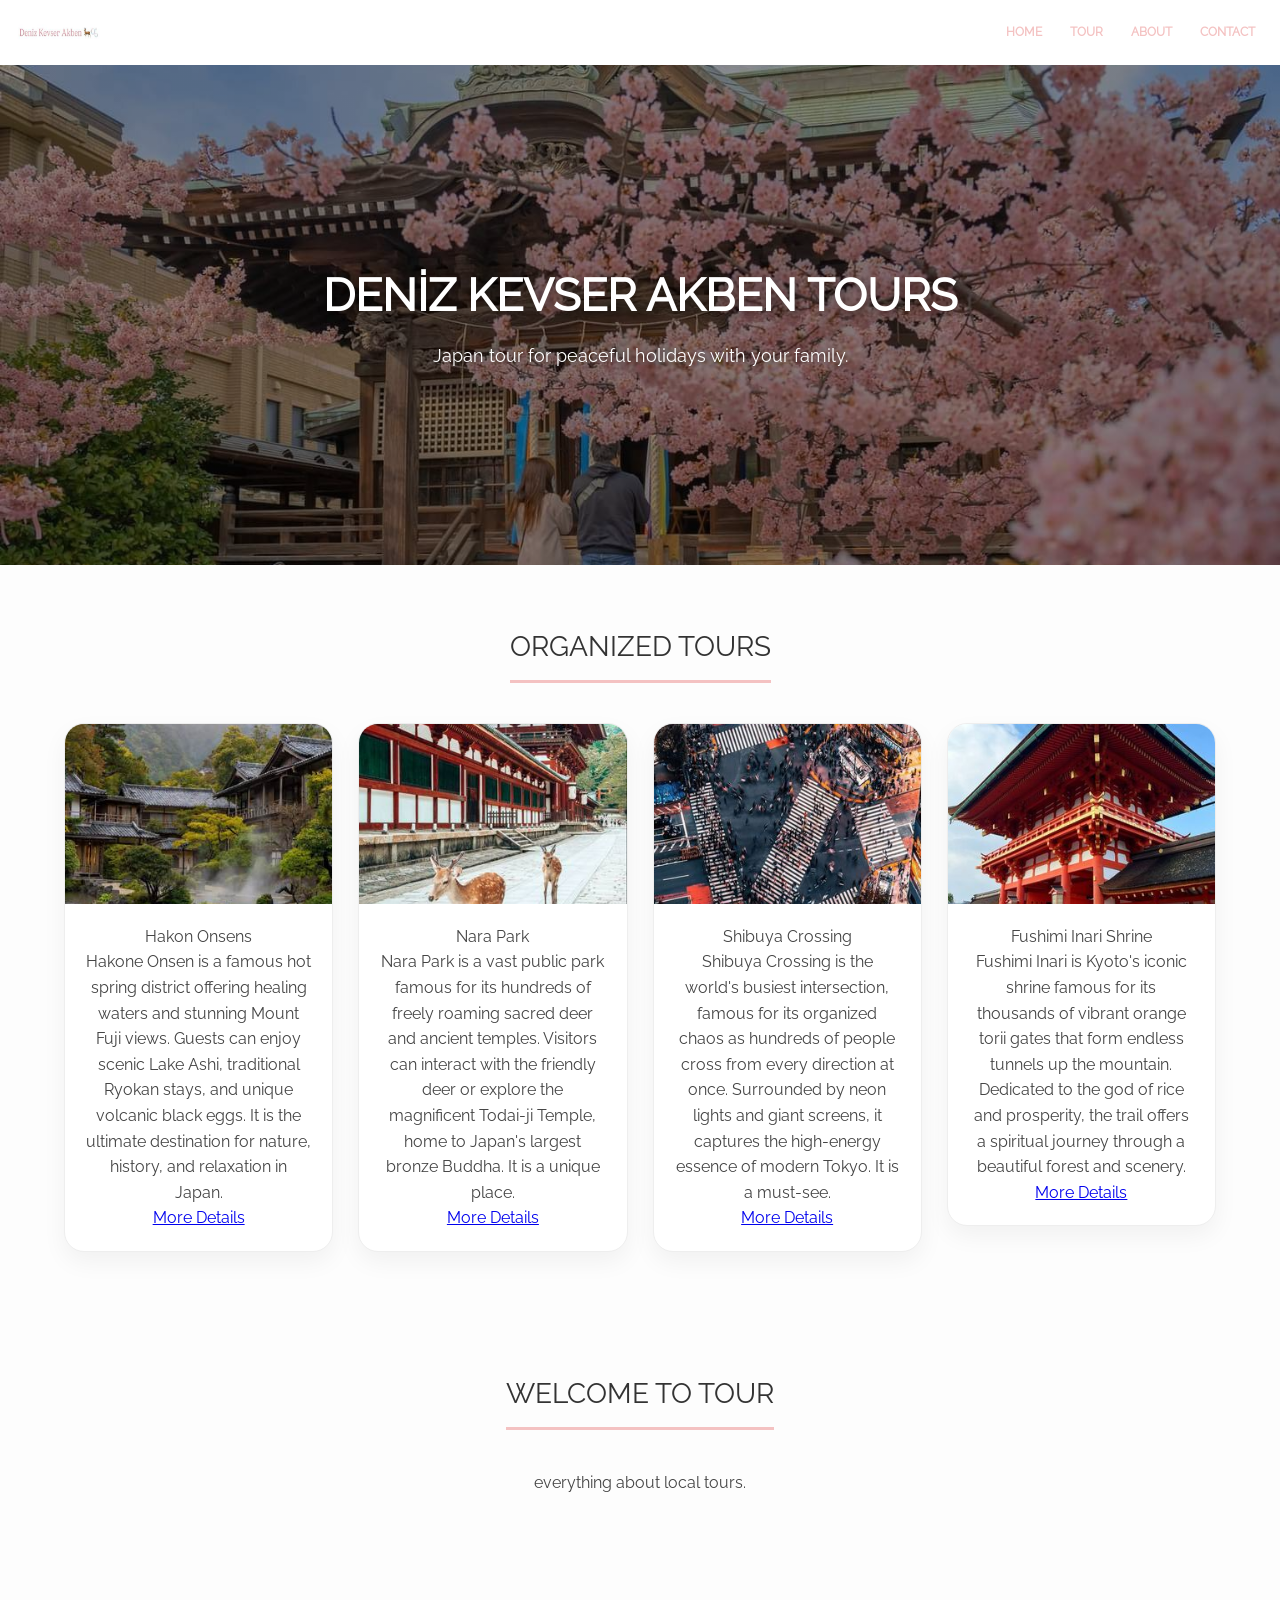
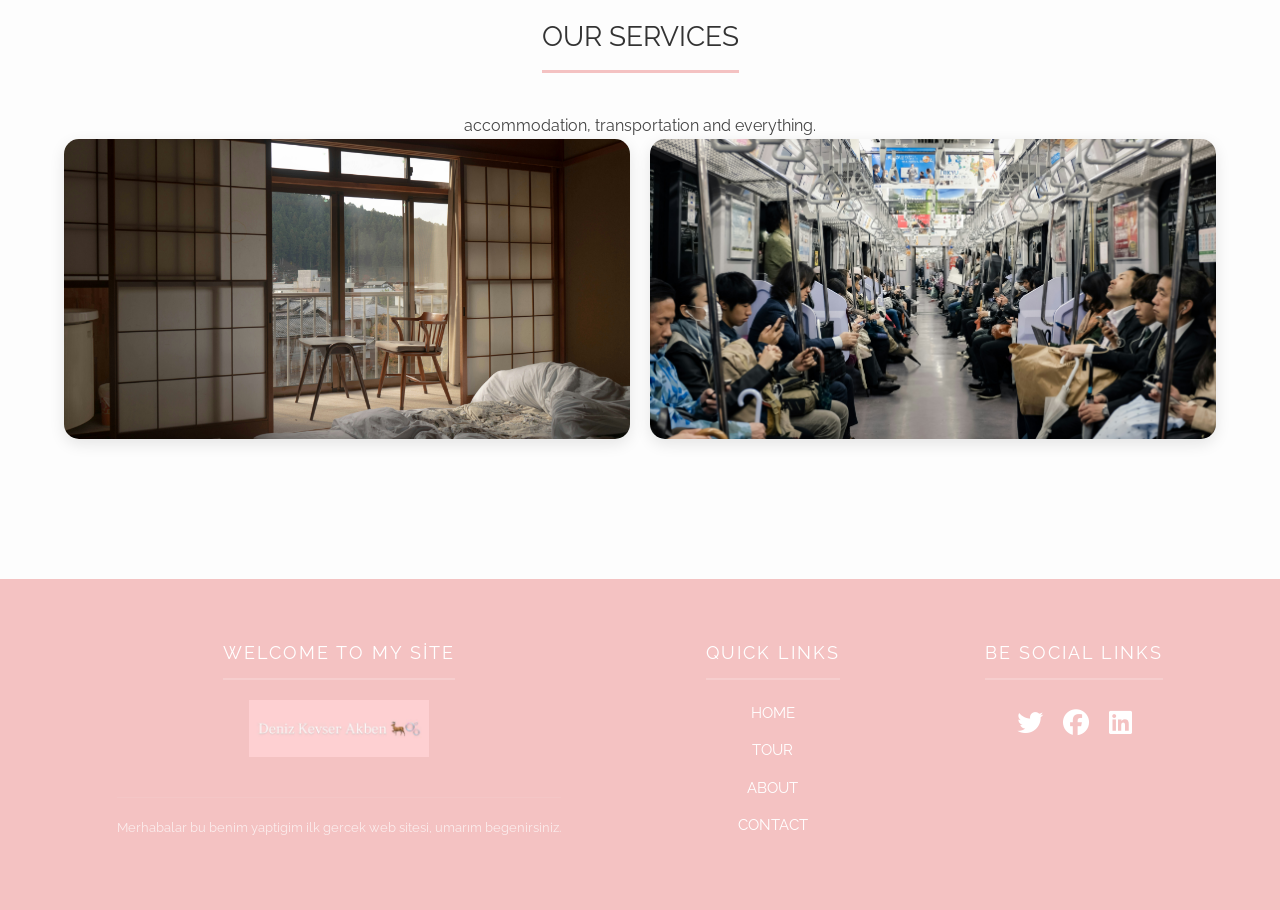
<file: index.html>
<!doctype html>

<html lang="en">
<head>
    <meta charset="utf-8">
    <meta name="description" content="Endpoint-labs intern project">
    <meta name="author" content="deniz kevser akben">
    <meta name="keywords" content="HTML, CSS, japonya, tour">
    <meta name="viewport" content="width=device-width, initial-scale=1.0">
    <title>DENİZ - HOME</title>     
    <link rel="stylesheet" href="https://cdnjs.cloudflare.com/ajax/libs/font-awesome/6.5.1/css/all.min.css">
    <link rel="stylesheet" type="text/css" href="css/reset.css">
    <link rel="stylesheet" type="text/css" href="css/main.css">
</head>

<body>
     <header>
        <div class="container">
            <div class="container"> 
                <div class="logo">
                    <a href="index.html"><img src="img/logo.jpg"> </a>
                 </div>
            </div>
        <div class="menu">
          <ul>
            <li><a href="index.html">HOME</a></li>
            <li><a href="tour.html">TOUR</a></li>
            <li><a href="about.html">ABOUT</a></li>
            <li><a href="contact.html">CONTACT</a></li>
          </ul>
         </div>
      </div>
    </header>

     <!-- MAIN SECTION -->

     <section id="mainSlider" class="slider">
         <div id"mainCaption" class="caption">
         <h1>DENİZ KEVSER AKBEN TOURS</h1>
         <p>Japan tour for peaceful  holidays with your family.</p>
         </div>
     </section>
     <!--FEATURE SECTION-->
     <section id="features" class="sectionArea">
         <div class="featuresTop">
              <h2 class="sectionHeader">ORGANIZED TOURS</h2>
         </div>
         <div class="featuresBody">
         <div class="container">
              <div class="clo4">
                   <div class="item">
                        <div class="zoom">
                             <img src="img/gorsel1.jpg">
                               </div>
                             <div class="itemText">
                               <h3>Hakon Onsens</h3>
                               <p>Hakone Onsen is a famous hot spring district offering healing waters and stunning Mount Fuji views. 
                                  Guests can enjoy scenic Lake Ashi, traditional Ryokan stays, and unique volcanic black eggs. It is the
                                  ultimate destination for nature, history, and relaxation in Japan.</p>
                               <a href="#" class="btnDetails">More Details</a>
                             </div>
                        </div>
                  </div>
        <div class="clo4">
                   <div class="item">
                        <div class="zoom">
                             <img src="img/gorsel2.jpg">
                               </div>
                             <div class="itemText">
                               <h3>Nara Park</h3>
                               <p>Nara Park is a vast public park famous for its hundreds of freely roaming sacred deer and ancient temples.
                                  Visitors can interact with the friendly deer or explore the magnificent Todai-ji Temple, home to Japan's
                                  largest bronze Buddha. It is a unique place.</p>
                               <a href="#" class="btnDetails">More Details</a>
                             </div>
                        </div>
                  </div>
        <div class="clo4">
                   <div class="item">
                        <div class="zoom">
                             <img src="img/gorsel3.jpg">
                               </div>
                             <div class="itemText">
                               <h3>Shibuya Crossing</h3>
                               <p>Shibuya Crossing is the world's busiest intersection, famous for its organized chaos as hundreds of people cross
                                  from every direction at once. Surrounded by neon lights and giant screens, it captures the high-energy essence of
                                  modern Tokyo. It is a must-see.</p>
                               <a href="#" class="btnDetails">More Details</a>
                             </div>
                        </div>
                  </div>
        <div class="clo4">
                   <div class="item">
                        <div class="zoom">
                             <img src="img/gorsel4.jpg">
                               </div>
                             <div class="itemText">
                               <h3>Fushimi Inari Shrine</h3>
                               <p>Fushimi Inari is Kyoto's iconic shrine famous for its thousands of vibrant orange torii gates that form endless
                                  tunnels up the mountain. Dedicated to the god of rice and prosperity, the trail offers a spiritual journey through
                                  a beautiful forest and scenery.</p>
                               <a href="#" class="btnDetails">More Details</a>
                             </div>
                        </div>
                  </div>

              </div>
         </div>
     </section>
     <!--PARALLAX  SECTION-->
     <section id="parallax" class="sectionArea">
         <div class="parallaxTop">
              <h2 class="sectionHeader">WELCOME TO TOUR</h2>
              <p>everything about local tours.</p>
         </div>  
  </section>
     <!--ENGINE  SECTION-->
<section id="engine" class="sectionArea">
    <div class="engineTop">
        <h2 class="sectionHeader">OUR SERVICES</h2>
        <p>accommodation, transportation and everything.</p>
    </div>
    <div class="engineBody">
        <div class="container">
            <div class="engineContainer">
                <img src="img/ev.jpg" class="imageOver">
                <div class="engineOverlay">
                    <div class="engineText">ACCOMMODATION</div>
                </div>
            </div>

            <div class="engineContainer">
                <img src="img/metro.jpg" class="imageOver">
                <div class="engineOverlay">
                    <div class="engineText">TRANSPORT</div>
                </div>
            </div>
        </div>
    </div>
</section>
     <!--ENGINE SECTION-->
   
  <footer class ="sectionArea">
           <div class="container">
               <div class="col3">
                     <div class="footerItem">
                         <h3> WELCOME TO MY SİTE</h3>
                         <a href="index.html"><img src="img/logo2.jpeg"></a>
                         <p>Merhabalar bu benim yaptigim ilk gercek web sitesi,
                            umarım begenirsiniz.</p>
                    </div>
               </div>
           <div class="col3">
                     <div class="footerItem">
                         <h3> QUICK LINKS</h3>
                         <ul class="footerLinks">
                             <li><a href="index.html">HOME</a></li>
                             <li><a href="tour.html">TOUR</a></li>
                             <li><a href="about.html">ABOUT</a></li>
                             <li><a href="contact.html">CONTACT</a></li>
                         </ul>
                    </div>
               </div>
             <div class="col3">
                     <div class="footerItem">
                         <h3>BE SOCIAL  LINKS</h3>
                          <ul class="socialLinks">
                          <li><a href="#"><i class="fab fa-twitter"></i></a></li>
                          <li><a href="#"><i class="fab fa-facebook"></i></a></li>
                          <li><a href="#"><i class="fab fa-linkedin"></i></a></li>
                          </ul>
                    </div>
               </div>

          </div>
  </footer>

</body>
</html>
</file>
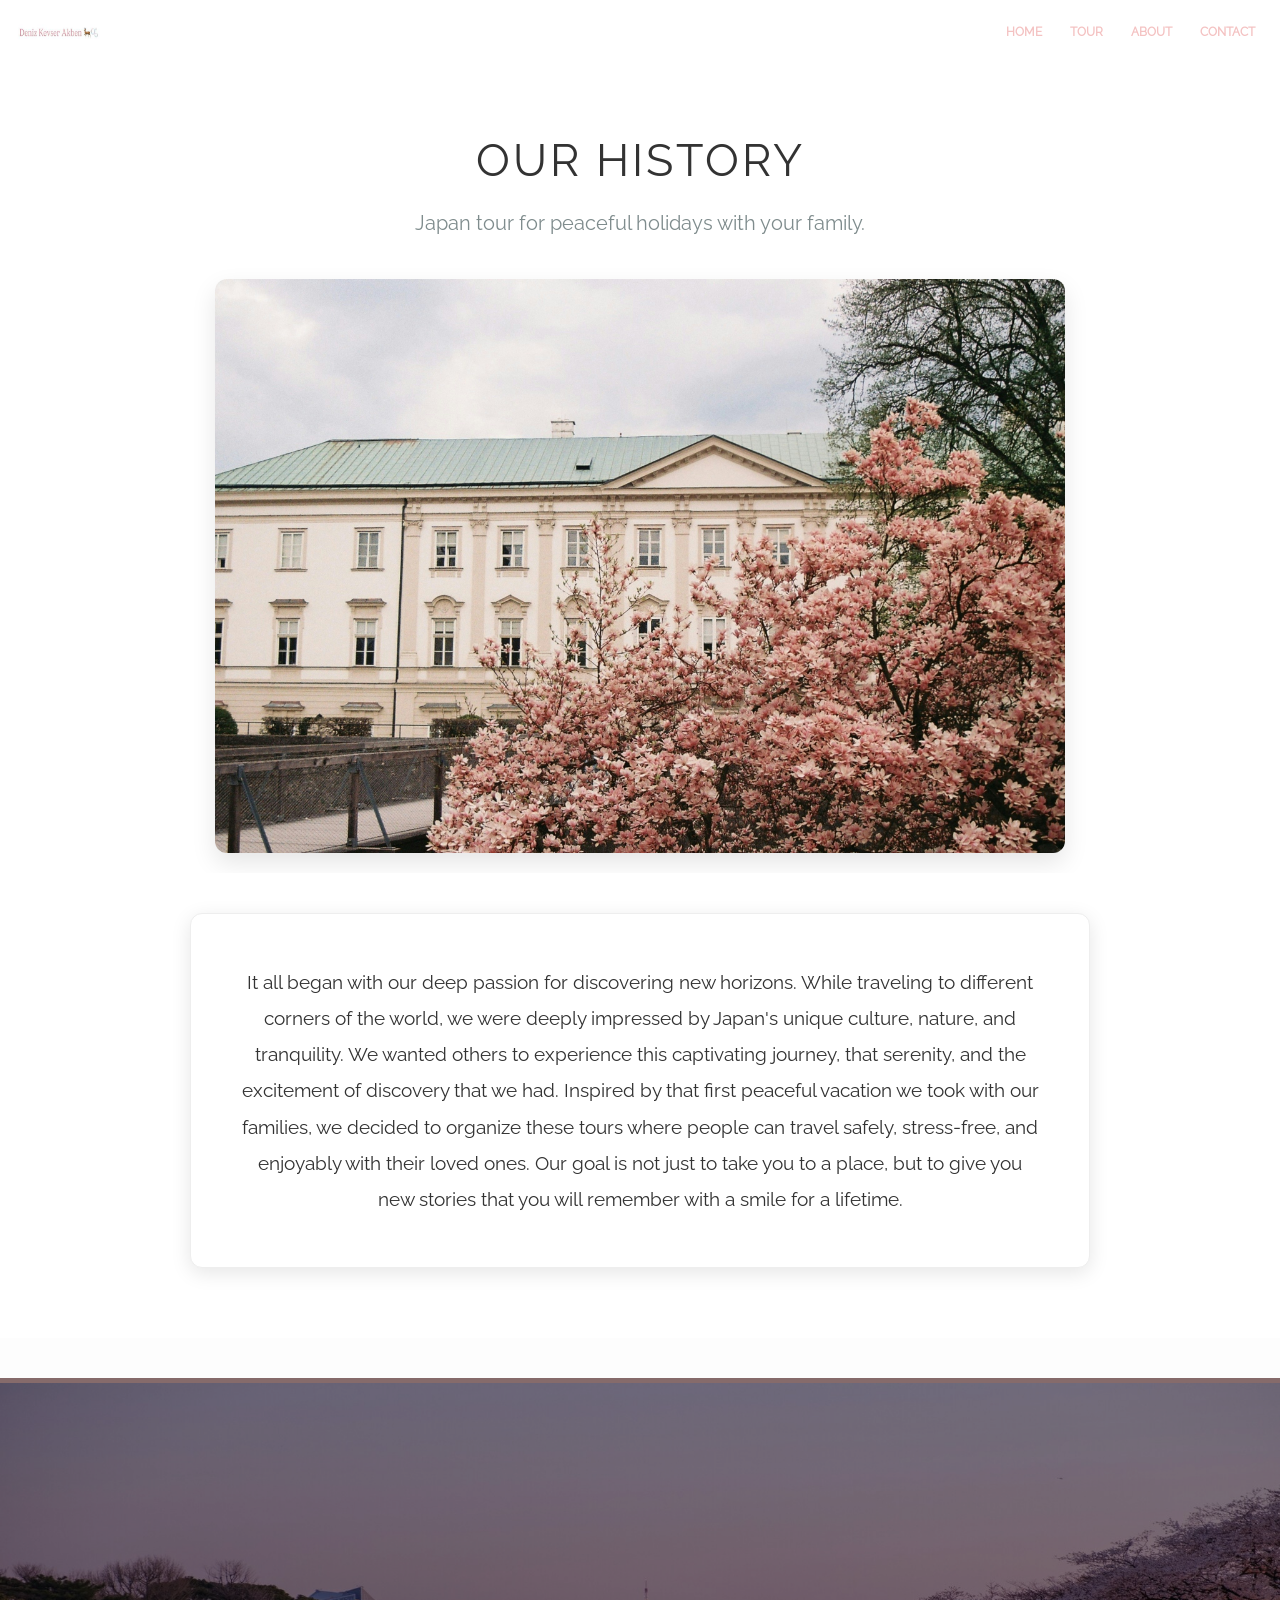
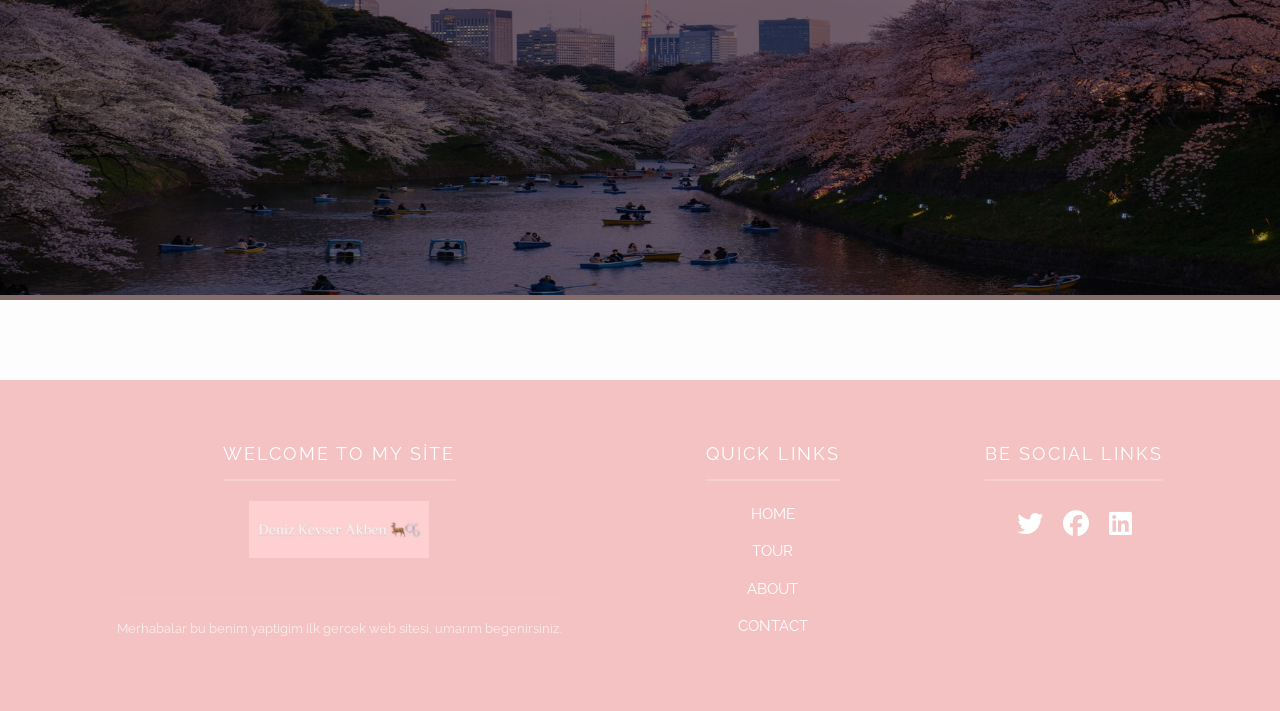
<file: about.html>
<!doctype html>

<html lang="en">
<head>
    <meta charset="utf-8">
    <meta name="description" content="Endpoint-labs intern project">
    <meta name="author" content="deniz kevser akben">
    <meta name="keywords" content="HTML, CSS, japonya, tour">
    <meta name="viewport" content="width=device-width, initial-scale=1.0">
    <title>DENİZ - ABOUT</title>     
    <link rel="stylesheet" href="https://cdnjs.cloudflare.com/ajax/libs/font-awesome/6.5.1/css/all.min.css">
    <link rel="stylesheet" type="text/css" href="css/reset.css">
    <link rel="stylesheet" type="text/css" href="css/main.css">
</head>

<body>
     <header>
        <div class="container">
            <div class="container"> 
                <div class="logo">
                    <a href="index.html"><img src="img/logo.jpg"> </a>
                 </div>
            </div>
        <div class="menu">
          <ul>
            <li><a href="index.html">HOME</a></li>
            <li><a href="tour.html">TOUR</a></li>
            <li><a href="about.html">ABOUT</a></li>
            <li><a href="contact.html">CONTACT</a></li>
          </ul>
         </div>
      </div>
    </header>

     <!-- MAIN SECTION -->

<section id="aboutTopSection">
         <div class="aboutTopContent">
             <h1>OUR HISTORY</h1>
             <p>Japan tour for peaceful holidays with your family.</p>
             
             <img src="img/history.jpg" alt="Our History Image" class="topHistoryImage">
         </div>
     </section>

     <section id="aboutUs" class="sectionArea">
         <div class="container">
             <div class="historyCard">
                 <p class="historyText">
                     It all began with our deep passion for discovering new horizons. While traveling to different corners of the world, we were deeply impressed 
                     by Japan's unique culture, nature, and tranquility. We wanted others to experience this captivating journey, that serenity, and the excitement
                     of discovery that we had. Inspired by that first peaceful vacation we took with our families, we decided to organize these tours where people 
                     can travel safely, stress-free, and enjoyably with their loved ones. Our goal is not just to take you to a place, but to give you new stories
                     that you will remember with a smile for a lifetime.
                 </p>
             </div>
         </div>
     </section>
     <section id="aboutEndImage" class="sectionArea fullWidthImageSection">
         <img src="img/about.jpg" alt="Japan culture view" class="aboutBottomImg">
     </section>
     <!--FOOTER SECTION-->
   
  <footer class ="sectionArea">
           <div class="container">
               <div class="col3">
                     <div class="footerItem">
                         <h3> WELCOME TO MY SİTE</h3>
                         <a href="index.html"><img src="img/logo2.jpeg"></a>
                         <p>Merhabalar bu benim yaptigim ilk gercek web sitesi,
                            umarım begenirsiniz.</p>
                    </div>
               </div>
           <div class="col3">
                     <div class="footerItem">
                         <h3> QUICK LINKS</h3>
                         <ul class="footerLinks">
                             <li><a href="index.html">HOME</a></li>
                             <li><a href="tour.html">TOUR</a></li>
                             <li><a href="about.html">ABOUT</a></li>
                             <li><a href="contact.html">CONTACT</a></li>
                         </ul>
                    </div>
               </div>
             <div class="col3">
                     <div class="footerItem">
                         <h3>BE SOCIAL  LINKS</h3>
                          <ul class="socialLinks">
                          <li><a href="#"><i class="fab fa-twitter"></i></a></li>
                          <li><a href="#"><i class="fab fa-facebook"></i></a></li>
                          <li><a href="#"><i class="fab fa-linkedin"></i></a></li>
                          </ul>
                    </div>
               </div>

          </div>
  </footer>

</body>
</html>
</file>
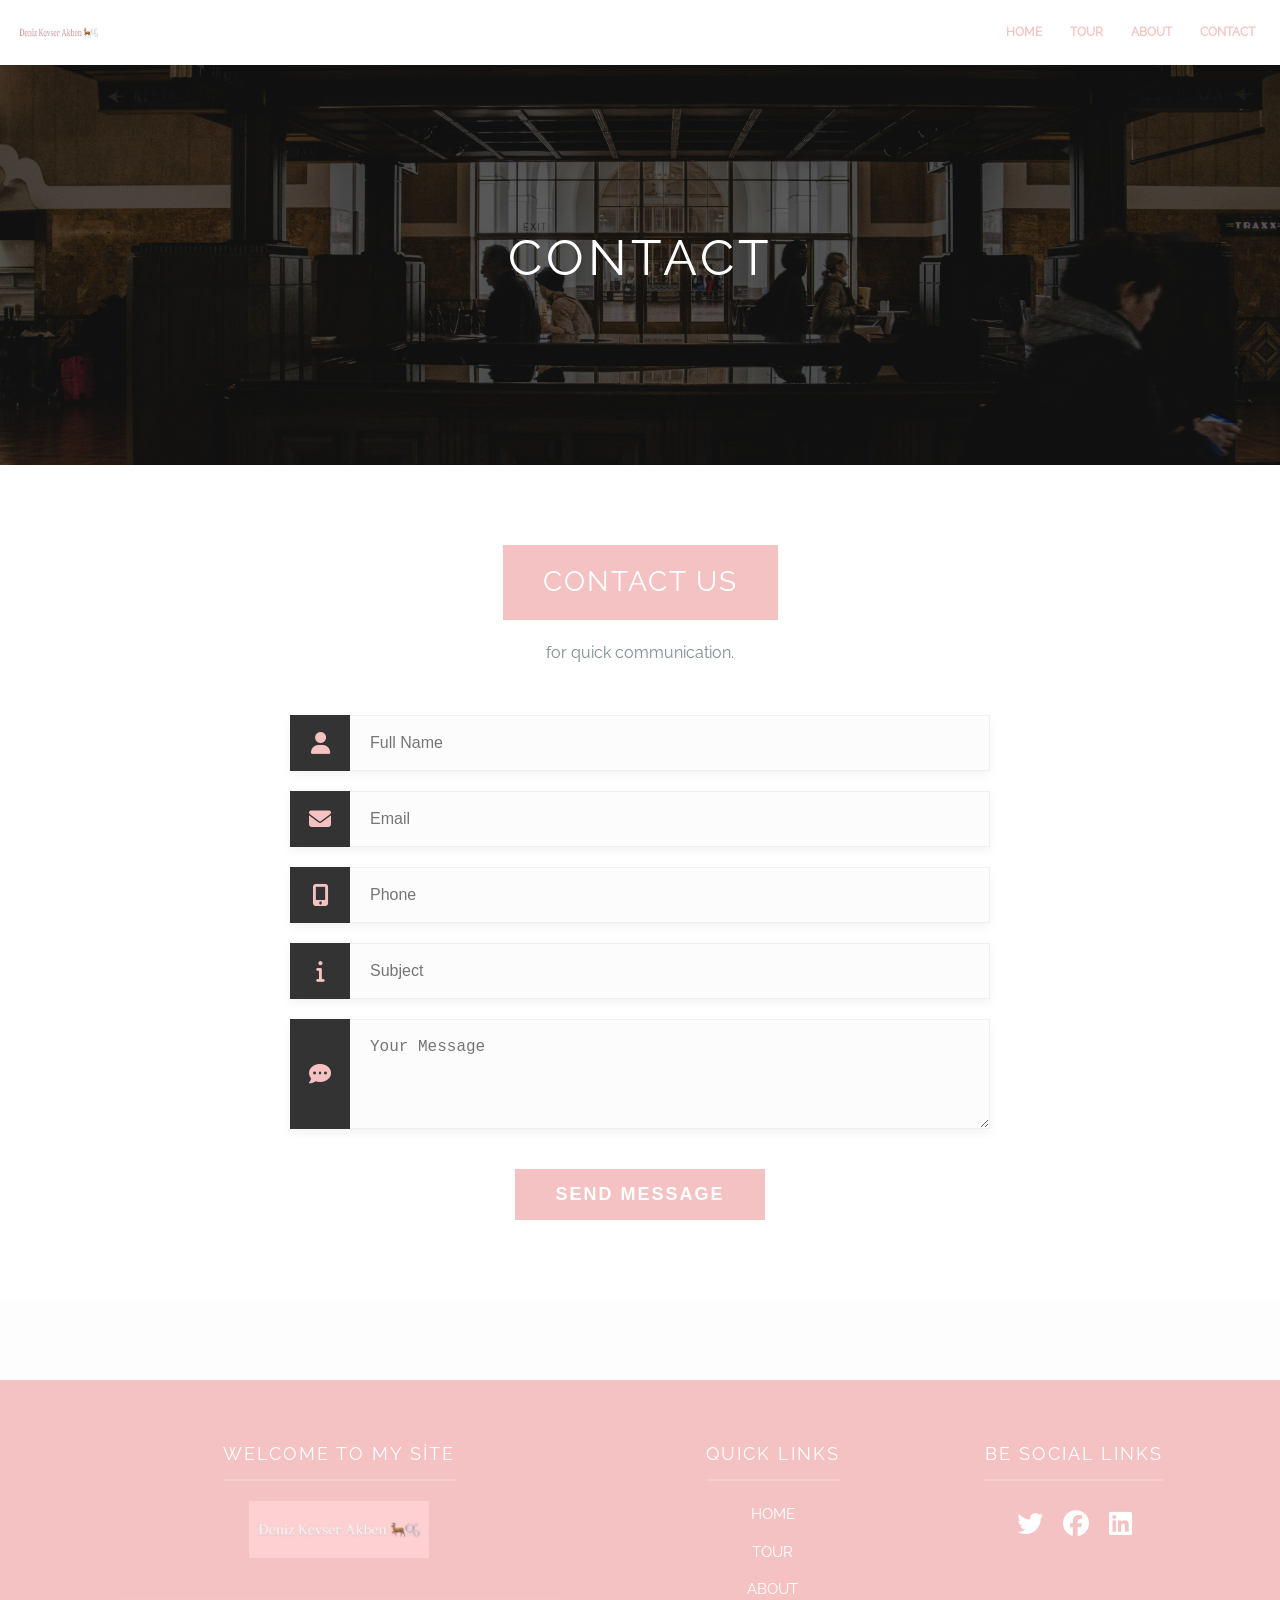
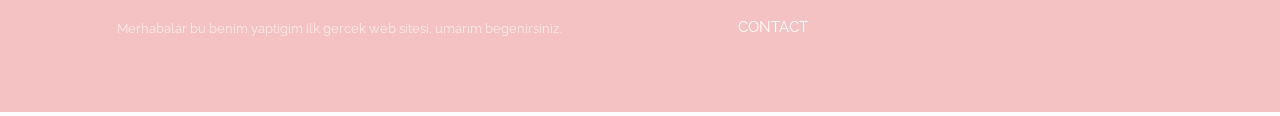
<file: contact.html>
<!doctype html>

<html lang="en">
<head>
    <meta charset="utf-8">
    <meta name="description" content="Endpoint-labs intern project">
    <meta name="author" content="deniz kevser akben">
    <meta name="keywords" content="HTML, CSS, japonya, tour">
    <meta name="viewport" content="width=device-width, initial-scale=1.0">
    <title>DENİZ - ABOUT</title>     
    <link rel="stylesheet" href="https://cdnjs.cloudflare.com/ajax/libs/font-awesome/6.5.1/css/all.min.css">
    <link rel="stylesheet" type="text/css" href="css/reset.css">
    <link rel="stylesheet" type="text/css" href="css/main.css">
</head>

<body>
     <header>
        <div class="container">
            <div class="container"> 
                <div class="logo">
                    <a href="index.html"><img src="img/logo.jpg"> </a>
                 </div>
            </div>
        <div class="menu">
          <ul>
            <li><a href="index.html">HOME</a></li>
            <li><a href="tour.html">TOUR</a></li>
            <li><a href="about.html">ABOUT</a></li>
            <li><a href="contact.html">CONTACT</a></li>
          </ul>
         </div>
      </div>
    </header>

     <!-- MAIN SECTION -->
<section id="contactHero" class="slider">
         <div class="contactCaption">
             <h1>CONTACT</h1>
         </div>
     </section>

     <section id="contactSection" class="sectionArea">
         <div class="container">
             
             <div class="contactTitleBox">
                 <h2>CONTACT US</h2>
             </div>
             <p class="contactSubtitle">for quick communication.</p>

             <div class="formContainer">
                 <form action="#">
                     
                     <div class="inputGroup">
                         <span class="inputIcon"><i class="fas fa-user"></i></span>
                         <input type="text" placeholder="Full Name" required>
                     </div>
                     
                     <div class="inputGroup">
                         <span class="inputIcon"><i class="fas fa-envelope"></i></span>
                         <input type="email" placeholder="Email" required>
                     </div>
                     
                     <div class="inputGroup">
                         <span class="inputIcon"><i class="fas fa-mobile-alt"></i></span>
                         <input type="tel" placeholder="Phone">
                     </div>
                     
                     <div class="inputGroup">
                         <span class="inputIcon"><i class="fas fa-info"></i></span>
                         <input type="text" placeholder="Subject">
                     </div>

                     <div class="inputGroup">
                         <span class="inputIcon"><i class="fas fa-comment-dots"></i></span>
                         <textarea placeholder="Your Message" rows="4" required></textarea>
                     </div>

                     <button type="submit" class="submitBtn">SEND MESSAGE</button>
                 </form>
             </div>

         </div>
     </section>




     <!--FOOTER SECTION-->
   
  <footer class ="sectionArea">
           <div class="container">
               <div class="col3">
                     <div class="footerItem">
                         <h3> WELCOME TO MY SİTE</h3>
                         <a href="index.html"><img src="img/logo2.jpeg"></a>
                         <p>Merhabalar bu benim yaptigim ilk gercek web sitesi,
                            umarım begenirsiniz.</p>
                    </div>
               </div>
           <div class="col3">
                     <div class="footerItem">
                         <h3> QUICK LINKS</h3>
                         <ul class="footerLinks">
                             <li><a href="index.html">HOME</a></li>
                             <li><a href="tour.html">TOUR</a></li>
                             <li><a href="about.html">ABOUT</a></li>
                             <li><a href="contact.html">CONTACT</a></li>
                         </ul>
                    </div>
               </div>
             <div class="col3">
                     <div class="footerItem">
                         <h3>BE SOCIAL  LINKS</h3>
                          <ul class="socialLinks">
                          <li><a href="#"><i class="fab fa-twitter"></i></a></li>
                          <li><a href="#"><i class="fab fa-facebook"></i></a></li>
                          <li><a href="#"><i class="fab fa-linkedin"></i></a></li>
                          </ul>
                    </div>
               </div>

          </div>
  </footer>

</body>
</html>
</file>
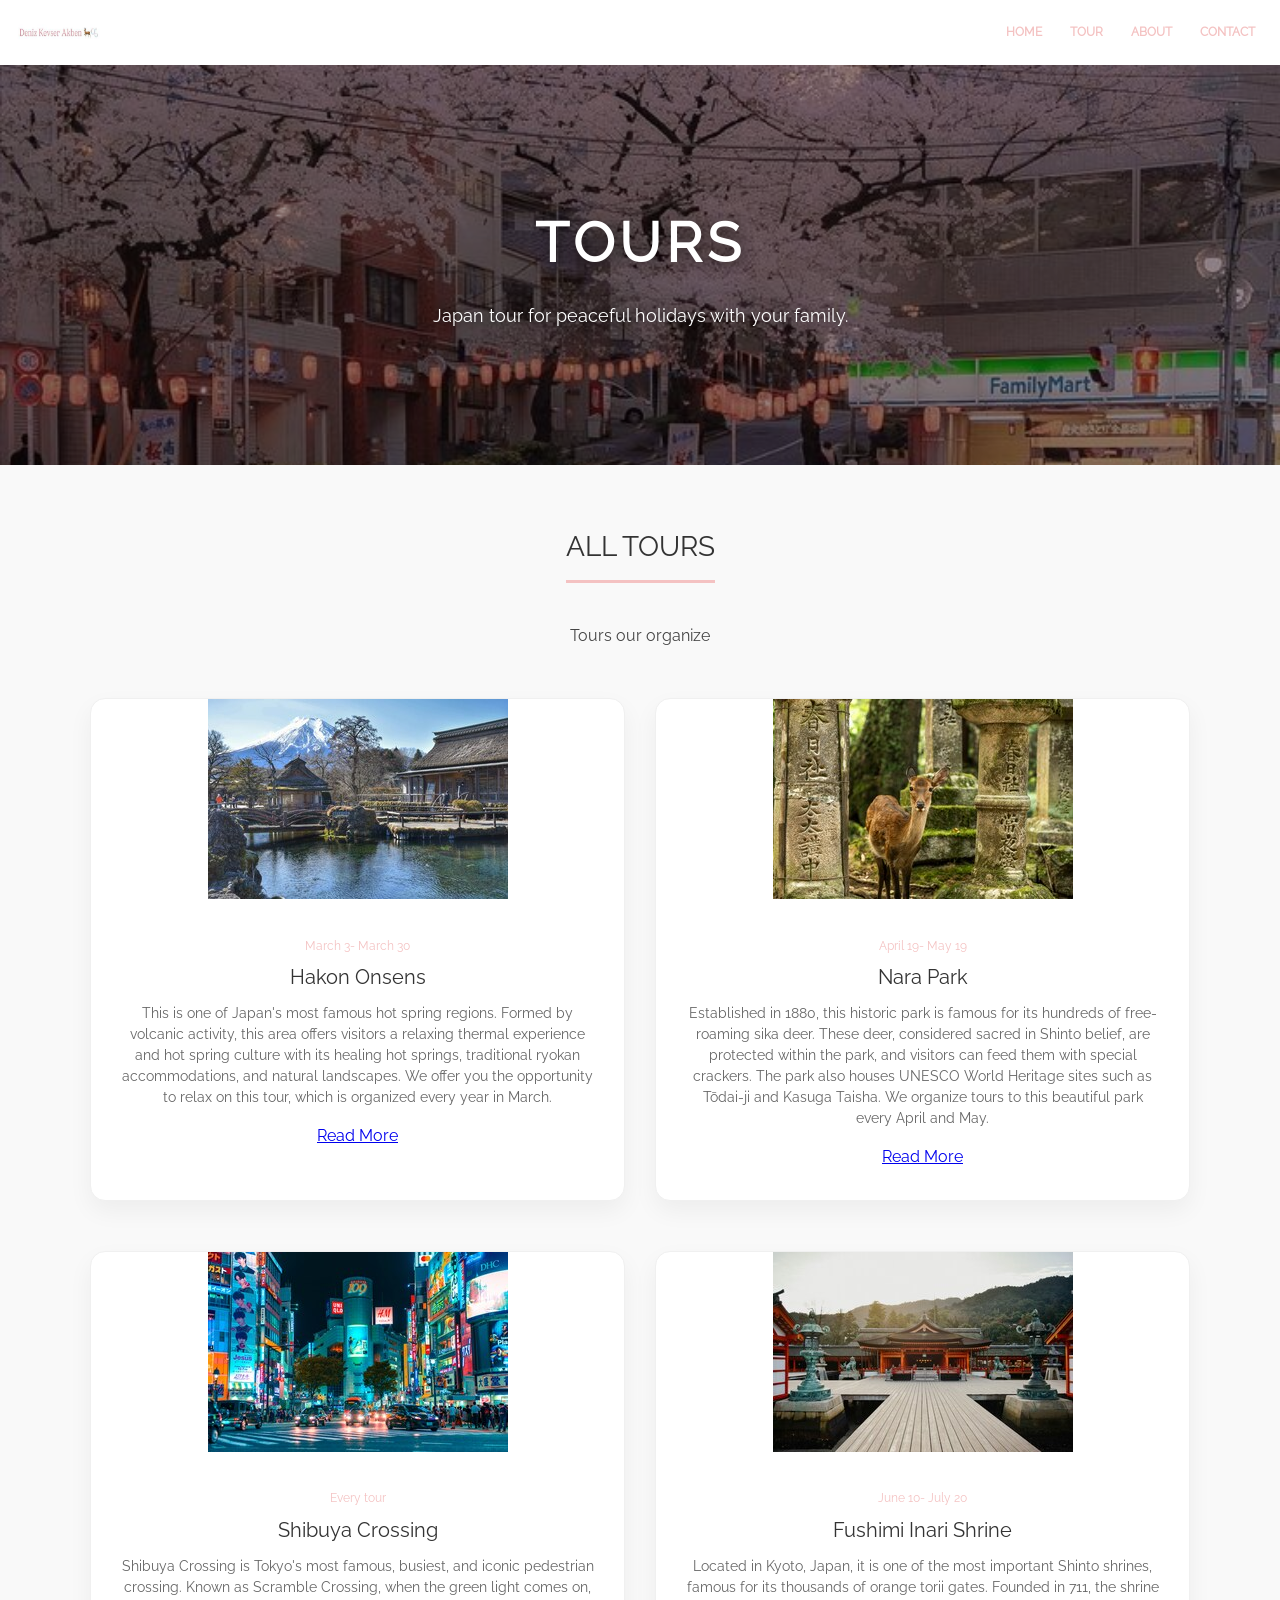
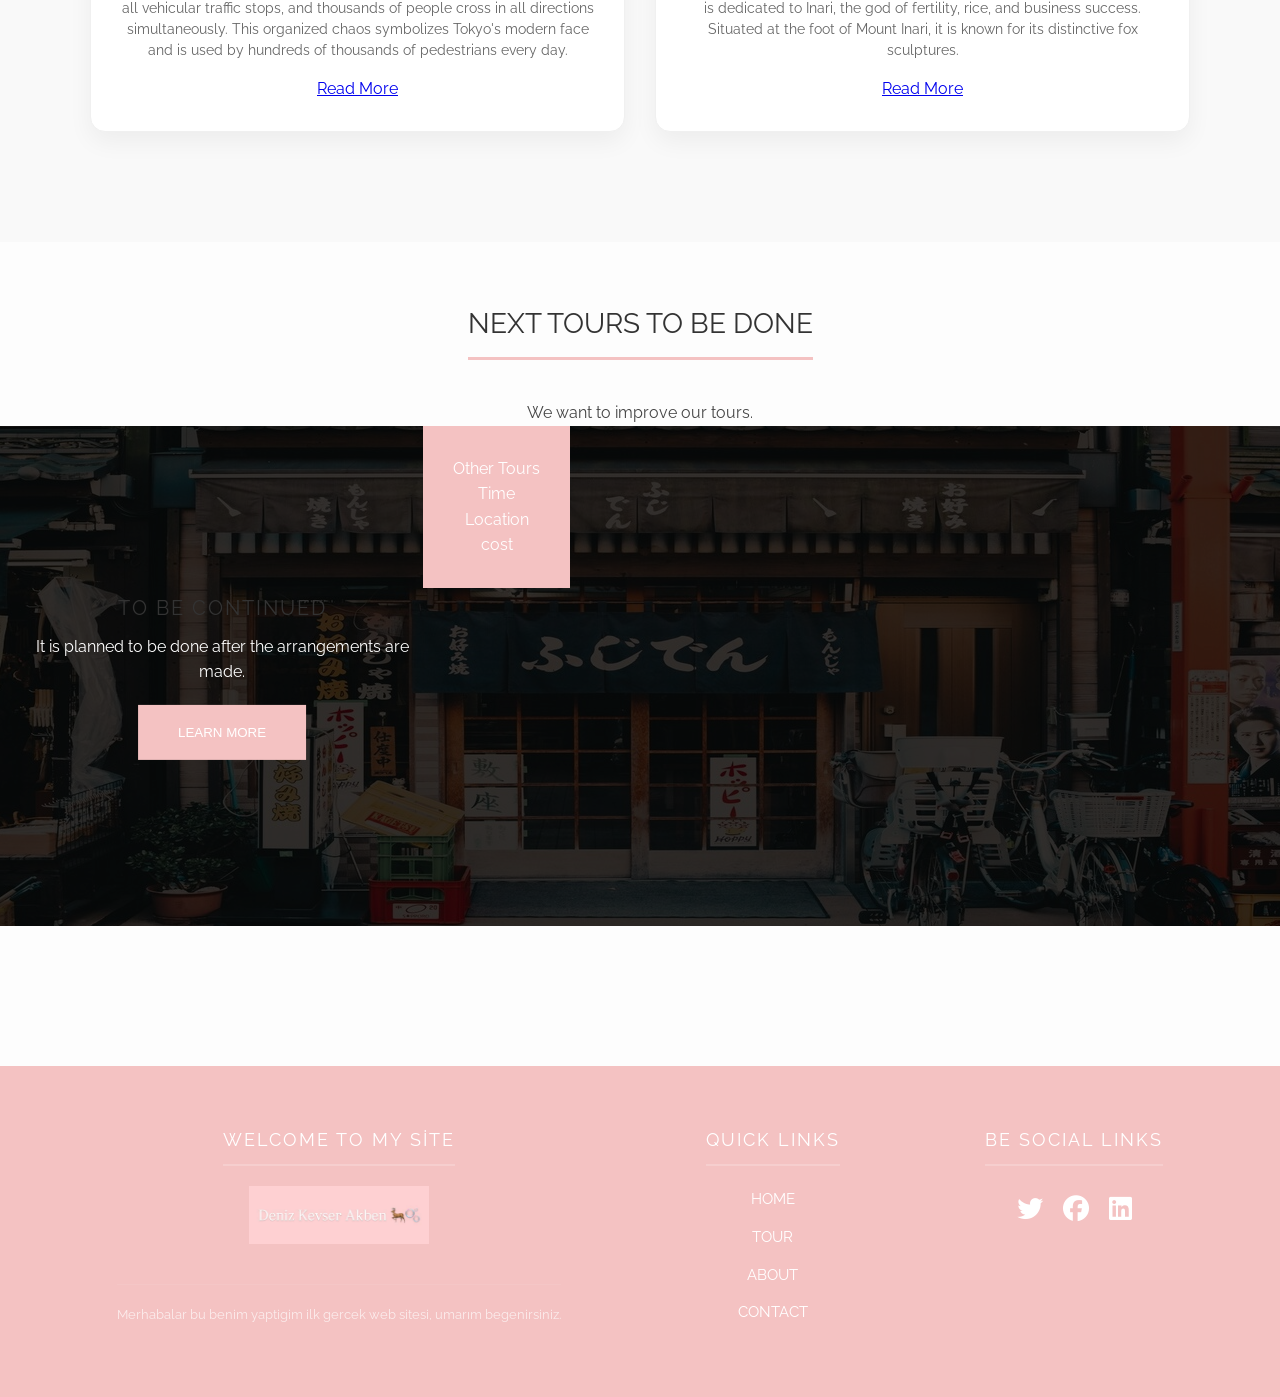
<file: tour.html>
<!doctype html>

<html lang="en">
<head>
    <meta charset="utf-8">
    <meta name="description" content="Endpoint-labs intern project">
    <meta name="author" content="deniz kevser akben">
    <meta name="keywords" content="HTML, CSS, japonya, tour">
    <meta name="viewport" content="width=device-width, initial-scale=1.0">
    <title>DENİZ - TOUR</title>     
    <link rel="stylesheet" href="https://cdnjs.cloudflare.com/ajax/libs/font-awesome/6.5.1/css/all.min.css">
    <link rel="stylesheet" type="text/css" href="css/reset.css">
    <link rel="stylesheet" type="text/css" href="css/main.css">
</head>

<body>
     <header>
        <div class="container">
            <div class="container"> 
                <div class="logo">
                    <a href="index.html"><img src="img/logo.jpg"> </a>
                 </div>
            </div>
        <div class="menu">
          <ul>
            <li><a href="index.html">HOME</a></li>
            <li><a href="tour.html">TOUR</a></li>
            <li><a href="about.html">ABOUT</a></li>
            <li><a href="contact.html">CONTACT</a></li>
          </ul>
         </div>
      </div>
    </header>

     <!-- MAIN SECTION -->

     <section id="tourSlider" class="slider">
         <div id="tourCaption" class="caption">
         <h1>TOURS</h1>
         <p>Japan tour for peaceful  holidays with your family.</p>
         </div>
     </section>
     <!--INSPECT SECTION-->
   <section id="inspect" class="sectionArea">
    <div class="inspectTop">
         <h2 class="sectionHeader">ALL TOURS</h2>
         <p>Tours our organize</p>
    </div>
   <div class="inspectBody">
         <div class="container">
               <div class="col2">
                    <div class=inspectImage">
                         <img src="img/gorsel5.jpg">
                    </div>
                    <div class="inspectText">
                         <p class="date">March 3- March 30</p>
                         <h4>Hakon Onsens</h4>
                         <p>This is one of Japan's most famous hot spring regions. Formed by volcanic activity, this area offers visitors
                            a relaxing thermal experience and hot spring culture with its healing hot springs, traditional
                            ryokan accommodations, and natural landscapes. We offer you the opportunity to relax on this tour,
                            which is organized every year in March.</p>
                          <a href="#">Read More</a>
                    </div>
             </div>
                   <div class="col2">
                    <div class=inspectImage">
                         <img src="img/gorsel6.jpg">
                    </div>
                    <div class="inspectText">
                         <p class="date">April 19- May 19</p>
                         <h4>Nara Park</h4>
                         <p>Established in 1880, this historic park is famous for its hundreds of free-roaming sika deer. These deer, considered sacred
                            in Shinto belief, are protected within the park, and visitors can feed them with special crackers. The park also houses UNESCO
                            World Heritage sites such as Tōdai-ji and Kasuga Taisha. We organize tours to this beautiful park every April and May.</p>
                          <a href="#">Read More</a>
                    </div>
             </div>

       </div> 
      <div class="container">
               <div class="col2">
                    <div class=inspectImage">
                         <img src="img/gorsel7.jpg">
                    </div>
                    <div class="inspectText">
                         <p class="date">Every tour</p>
                         <h4>Shibuya Crossing </h4>
                         <p>Shibuya Crossing is Tokyo's most famous, busiest, and iconic pedestrian crossing. Known as Scramble Crossing, when the green
                            light comes on, all vehicular traffic stops, and thousands of people cross in all directions simultaneously. This organized
                            chaos symbolizes Tokyo's modern face and is used by hundreds of thousands of pedestrians every day.</p>
                          <a  href="#">Read More</a>
                    </div>
             </div>
                   <div class="col2">
                    <div class=inspectImage">
                         <img src="img/gorsel8.jpg">
                    </div>
                    <div class="inspectText">
                         <p class="date">June 10- July 20</p>
                         <h4>Fushimi Inari Shrine</h4>
                         <p>Located in Kyoto, Japan, it is one of the most important Shinto shrines, famous for its thousands of orange torii gates.
                            Founded in 711, the shrine is dedicated to Inari, the god of fertility, rice, and business success. Situated at the foot
                            of Mount Inari, it is known for its distinctive fox sculptures.</p>
                          <a href="#">Read More</a>
                    </div>
             </div>

       </div>

  </div>
   </section>
<!--NEXT TOUR SECTION-->
    <section id="projectX" class="sectionArea">
    <div class="projectXTop">
      <h2 class="sectionHeader">NEXT TOURS TO BE DONE</h2>
         <p>We want to improve our tours.</p>
    </div>
    <div class="projectXBody">
         <div class="containerFluid"> 
              <div class="captionPX"> 
                   <div class="col2">
                        <div class="projectXInfo">
                             <h4 class="projectXTitle">TO BE CONTINUED</h4>
                             <p class="projectXText">It is planned to be done after the arrangements are made.</p>
                             <button type="button" class="projectXBTN">LEARN MORE</button>
                         </div>
                   </div>
                   <div class="col2">
                        <div class="projectXHighlight">
                        <ul class="projectXDetail">
                        <li>Other Tours </li>
                        <li>Time</li>
                        <li>Location</li>
                        <li>cost</li>
                         </ul>
                        </div>
                   </div>
              </div>   
          </div>
     </div>
 </section>

     <!--FOOTER SECTION-->
   
  <footer class ="sectionArea">
           <div class="container">
               <div class="col3">
                     <div class="footerItem">
                         <h3> WELCOME TO MY SİTE</h3>
                         <a href="index.html"><img src="img/logo2.jpeg"></a>
                         <p>Merhabalar bu benim yaptigim ilk gercek web sitesi,
                            umarım begenirsiniz.</p>
                    </div>
               </div>
           <div class="col3">
                     <div class="footerItem">
                         <h3> QUICK LINKS</h3>
                         <ul class="footerLinks">
                             <li><a href="index.html">HOME</a></li>
                             <li><a href="tour.html">TOUR</a></li>
                             <li><a href="about.html">ABOUT</a></li>
                             <li><a href="contact.html">CONTACT</a></li>
                         </ul>
                    </div>
               </div>
             <div class="col3">
                     <div class="footerItem">
                         <h3>BE SOCIAL  LINKS</h3>
                          <ul class="socialLinks">
                          <li><a href="#"><i class="fab fa-twitter"></i></a></li>
                          <li><a href="#"><i class="fab fa-facebook"></i></a></li>
                          <li><a href="#"><i class="fab fa-linkedin"></i></a></li>
                          </ul>
                    </div>
               </div>

          </div>
  </footer>

</body>
</html>
</file>
<file: css/main.css>
@font-face {
    font-family: 'Raleway';
    src: url('../fonts/Raleway-Regular.ttf');
}

* {
    margin: 0;
    padding: 0;
    box-sizing: border-box;
}

body {
    background: #fdfdfd;
    color: #444;
    font-family: 'Raleway', sans-serif;
    line-height: 1.6;
    overflow-x: hidden;
}
header {
    background: #fff;
    box-shadow: 0 2px 10px rgba(0,0,0,0.05);
    padding: 10px 0;
    width: 100%;
}

header .container {
    width: 98% !important; 
    max-width: 1300px !important; 
    margin: 0 auto;
    display: flex !important;
    justify-content: space-between !important;
    align-items: center !important;
    flex-wrap: nowrap !important;
}

header .logo {
    flex-shrink: 0; 
}

header .logo img {
    height: 45px; 
    display: block;
}

.menu {
    display: flex !important;
    flex-direction: row !important;
    list-style: none !important;
    margin: 0 !important;
    padding: 0 !important;
    gap: 5px !important;
    flex-shrink: 0; 
}

.menu li {
    display: inline-block !important;
    white-space: nowrap !important;
}

.menu li a {
    text-decoration: none !important;
    color: #F4C2C2;
    font-weight: 700;
    padding: 8px 12px !important; 
    border-radius: 30px;
    transition: all 0.3s ease;
    font-size: 12px !important; 
    display: block !important;
}

.menu li a:hover {
    background-color: #F4C2C2;
    color: #fff;
    box-shadow: 0 4px 12px rgba(244, 194, 194, 0.4);
}
#mainSlider {
    width: 100%;
    height: 500px !important; 
    background: linear-gradient(rgba(0,0,0,0.4), rgba(0,0,0,0.4)), url('../img/mainHome.jpeg') center center no-repeat !important;
    background-size: cover !important;
    display: flex !important;
    flex-direction: column;
    align-items: center;
    justify-content: center;
    text-align: center;
}
.caption h1 {
    color: #ffffff !important;
    font-size: 45px;
    font-weight: 700;
    text-shadow: 2px 2px 10px rgba(0,0,0,0.5); 
    margin-bottom: 10px;
}
.caption p {
    color: #ffffff !important;
    font-size: 18px;
    font-weight: 500;
    text-shadow: 1px 1px 5px rgba(0,0,0,0.5);
}
.sectionArea {
    padding: 60px 0;
    text-align: center;
}

.sectionHeader {
    font-size: 28px;
    color: #333;
    border-bottom: 3px solid #F4C2C2;
    display: inline-block;
    padding-bottom: 10px;
    margin-bottom: 40px;
}

.featuresBody .container {
    width: 90%;
    margin: 0 auto;
    display: grid !important;
    grid-template-columns: repeat(auto-fit, minmax(240px, 1fr));
    gap: 25px;
}

.item {
    background: #fff;
    border-radius: 20px;
    overflow: hidden;
    box-shadow: 0 10px 25px rgba(0,0,0,0.05);
    transition: transform 0.3s ease;
    border: 1px solid #eee;
}

.item:hover { transform: translateY(-10px); }

.item .zoom {
    height: 180px; 
    overflow: hidden;
}

.item .zoom img {
    width: 100%;
    height: 100%;
    object-fit: cover;
}

.item .itemText { padding: 20px; }
.engineBody .container {
    display: flex !important;
    justify-content: center;
    gap: 20px;
    width: 90%;
    margin: 0 auto;
}

.engineContainer {
    position: relative;
    flex: 1;
    height: 300px;
    border-radius: 15px;
    overflow: hidden;
    box-shadow: 0 5px 15px rgba(0,0,0,0.1);
    cursor: pointer;
}

.imageOver {
    width: 100%;
    height: 100%;
    object-fit: cover;
    display: block;
    transition: transform 0.5s ease;
}

.engineOverlay {
    position: absolute;
    top: 0;
    left: 0;
    width: 100%;
    height: 100%;
    background-color: rgba(244, 194, 194, 0.85); 
    display: flex;
    align-items: center;
    justify-content: center;
    opacity: 0 !important; 
    visibility: hidden !important;
    transition: all 0.4s ease-in-out;
}
.engineContainer:hover .engineOverlay {
    opacity: 1 !important;
    visibility: visible !important;
}

.engineContainer:hover .imageOver {
    transform: scale(1.1);
}

.engineText {
    color: #fff;
    font-size: 20px;
    font-weight: bold;
    letter-spacing: 2px;
    text-transform: uppercase;
}
footer {
    background: #F4C2C2;
    padding: 60px 0 30px 0;
    margin-top: 80px;
    color: #ffffff;
    text-align: center;
}

footer .container {
    width: 90%;
    max-width: 1200px;
    margin: 0 auto;
    display: flex !important;
    justify-content: space-around;
    align-items: flex-start;
    flex-wrap: wrap;
    gap: 40px;
}
.footerItem img {
    max-width: 180px; 
    height: auto;
    display: block;
    margin: 0 auto 15px auto;
    opacity: 1 !important; 
    visibility: visible !important;
    transition: transform 0.3s ease;
}

.footerItem img:hover {
    transform: scale(1.1); 
}
footer h3 {
    font-size: 18px;
    letter-spacing: 2px;
    margin-bottom: 20px;
    border-bottom: 2px solid rgba(255,255,255,0.2);
    padding-bottom: 10px;
    display: inline-block;
}

.footerLinks ul {
    list-style: none;
    padding: 0;
}

.footerLinks li {
    margin-bottom: 12px;
}

.footerLinks a {
    text-decoration: none;
    color: #ffffff !important; 
    font-weight: 500;
    font-size: 15px;
    transition: all 0.3s ease;
    display: inline-block;
}

.footerLinks a:hover {
    color: #333 !important; 
    transform: translateX(5px); 
}
.socialLinks {
    display: flex;
    gap: 20px;
    justify-content: center;
    margin-top: 10px;
}

.socialLinks i {
    color: #ffffff !important;
    font-size: 26px !important;
    transition: all 0.3s ease;
}

.socialLinks a:hover i {
    color: #333 !important; 
    transform: translateY(-5px) rotate(10deg);
}


footer p {
    margin-top: 40px;
    font-size: 13px;
    opacity: 0.7;
    border-top: 1px solid rgba(255,255,255,0.1);
    padding-top: 20px;
}

#tourSlider {
    width: 100%;
    height: 400px; 
    background: url('../img/slide.jpeg') center center no-repeat;
    background-size: cover;
    position: relative;
    display: flex !important;
    align-items: center !important;
    justify-content: center !important;
}

#tourCaption {
   
    display: flex !important;
    flex-direction: column !important;
    align-items: center !important;
    justify-content: center !important;
    text-align: center !important;
    width: 100%;
    height: 100%;
    background: rgba(0, 0, 0, 0.4); 
}

#tourCaption h1 {
    color: #ffffff !important;
    font-size: 55px;
    font-weight: 800;
    letter-spacing: 5px;
    margin-bottom: 15px;
    text-shadow: 2px 2px 15px rgba(0,0,0,0.6);
}

#tourCaption p {
    color: #ffffff !important;
    font-size: 18px;
    font-weight: 500;
    text-shadow: 1px 1px 8px rgba(0,0,0,0.6);
}
#inspect {
    background-color: #f9f9f9;
    padding: 60px 0;
}

.inspectBody .container {
    display: grid !important;
    grid-template-columns: repeat(2, 1fr) !important;
    
    gap: 50px 30px !important; 
    max-width: 1100px;
    margin: 50px auto !important; 
}
.inspectBody .col2 {
    background: #fff;
    border-radius: 15px;
    overflow: hidden;
  
    box-shadow: 0 10px 25px rgba(0,0,0,0.05); 
    display: flex !important;
    flex-direction: column !important;
    height: 100% !important;
    border: 1px solid #f0f0f0; 
    transition: transform 0.3s ease;
}


.inspectBody .col2:hover {
    transform: translateY(-5px);
    box-shadow: 0 15px 35px rgba(0,0,0,0.1);
}


.inspectImage {
    width: 100% !important;
    height: 250px !important; 
}

.inspectImage img {
    width: 100% !important;
    height: 100% !important;
    object-fit: cover !important;
}


.inspectText {
    padding: 20px !important;
    flex-grow: 1;
    display: flex;
    flex-direction: column;
}


.date { color: #F4C2C2; font-size: 12px; margin-bottom: 5px; }
h4 { font-size: 20px !important; margin-bottom: 10px !important; color: #333; }
.inspectText p:not(.date) { font-size: 14px; color: #666; line-height: 1.5; margin-bottom: 15px; }


.inspectText {
    padding: 30px !important;
    flex-grow: 1;
    display: flex;
    flex-direction: column;
    text-align: center; 
}


@media (max-width: 768px) {
    .inspectBody .container {
        grid-template-columns: 1fr !important;
    }
}
.projectXTop{
    text-align: center;
}
#projectX .containerFluid{
    height: 500px;  
    background: url('../img/projectX.jpg') center center no-repeat !important;
    background-size: cover;
}
.captionPX{
    display: flex;
    background: rgba(0,0,0,0.8);
    width:100%;
    height: 500px;
}  
.projectXInfo{
    position: relative;
    top: 50%;
    left: 50%;
    margin-left: 5%;
    padding-right: 5%;
    transform: translate(-50% , -50%);
}
.projectXTitle{
    font-size: 24px;
    letter-spacing: 2px;
    margin-bottom: 20px;
}
.projectXBTN{
    background-color: #F4C2C2;
    cursor: pointer;
    color: #fff;
    padding: 20px 40px;
    border: none;
    margin-top: 20px;
    transition: all.5s ease;
}
.projectXBTN:hover{
    background-color: #fff;
    color: #F4C2C2;
}
.projectXText{
    color: #fff;
}
.projectXHighlight{
    display: inline-block;
    background-color: #F4C2C2;
    padding: 30px;
}
.containerFluid .col2{
   padding: 0;
}
.projectXDetail li{
   color: #fff;
}
#aboutTopSection {
    background-color: #ffffff;
    padding: 60px 20px 20px 20px;
    text-align: center;
}

.aboutTopContent h1 {
    color: #333333; 
    font-size: 45px;
    letter-spacing: 3px;
    margin-bottom: 10px;
}

.aboutTopContent p {
    color: #7f8c8d; 
    font-size: 20px;
    margin-bottom: 40px; 
}

.topHistoryImage {
    max-width: 850px; 
    width: 100%;
    height: auto;
    border-radius: 12px;
    box-shadow: 0 10px 25px rgba(0,0,0,0.1); 
    display: block;
    margin: 0 auto; 
}

#aboutUs {
    background-color: #ffffff; 
    padding: 40px 0 70px 0; 
    text-align: center;
}

.historyCard {
    background-color: #ffffff;
    border-radius: 12px;
    box-shadow: 0 5px 20px rgba(0,0,0,0.1);
    padding: 50px;
    max-width: 900px;
    margin: 0 auto;
    transition: all 0.3s ease;
    border: 1px solid #eee; 
}

.historyCard:hover {
    transform: translateY(-5px);
    box-shadow: 0 8px 30px rgba(0,0,0,0.15);
}

.historyText {
    color: #333;
    font-size: 19px;
    line-height: 1.9;
    font-weight: 500;
}

.fullWidthImageSection {
    padding: 0 !important;
    background-color: transparent; 
    width: 100%;
    margin-top: 40px;
    margin-bottom: 0; 
}

.aboutBottomImg {
    width: 100%;
    height: auto;
    display: block;
    filter: brightness(0.55); 
    
    border-top: 5px solid #F4C2C2;
    border-bottom: 5px solid #F4C2C2;
}
#contactHero {
height: 400px;
    background: url('../img/contact.jpg') center center no-repeat; 
    background-size: cover;
    display: flex;
    align-items: center;
    justify-content: center;
    text-align: center;
    position: relative;
}

#contactHero::before {
    content: "";
    position: absolute;
    top: 0; left: 0; right: 0; bottom: 0;
    background-color: rgba(0, 0, 0, 0.6); 
    z-index: 1;
}

#contactHero .caption {
    position: relative;
    z-index: 2;
}

#contactHero h1 {
    color: #ffffff;
    font-size: 50px;
    letter-spacing: 4px;
    margin-bottom: 15px;
}

#contactHero p {
    color: #e0e0e0;
    font-size: 18px;
}

#contactSection {
    background-color: #ffffff;
    padding: 80px 0;
    text-align: center;
}

.contactTitleBox {
    background-color: #F4C2C2; 
    display: inline-block; 
    padding: 15px 40px;
    margin-bottom: 20px;
}

.contactTitleBox h2 {
    color: #ffffff;
    font-size: 28px;
    letter-spacing: 2px;
}

.contactSubtitle {
    color: #7f8c8d;
    margin-bottom: 50px;
    font-size: 16px;
}

.formContainer {
    max-width: 700px; 
    margin: 0 auto;   
}

.inputGroup {
    display: flex;
    margin-bottom: 20px;
    box-shadow: 0 4px 10px rgba(0,0,0,0.05); 
}

.inputIcon {
    background-color: #333333; 
    color: #F4C2C2;            
    min-width: 60px;           
    display: flex;
    align-items: center;
    justify-content: center;
    font-size: 22px;
}

.inputGroup input,
.inputGroup textarea {
    flex: 1; 
    padding: 18px 20px;
    border: 1px solid #ecf0f1;
    border-left: none; 
    font-size: 16px;
    color: #333333;
    outline: none; 
    background-color: #fcfcfc;
    transition: all 0.3s ease;
}

.inputGroup input:focus,
.inputGroup textarea:focus {
    background-color: #ffffff;
    border: 1px solid #F4C2C2;
    border-left: none;
}

.inputGroup textarea {
    resize: vertical;
}

.submitBtn {
    background-color: #F4C2C2;
    color: #ffffff;
    font-size: 18px;
    font-weight: bold;
    letter-spacing: 2px;
    padding: 15px 40px;
    border: none;
    cursor: pointer;
    transition: all 0.3s ease;
    margin-top: 20px;
}

.submitBtn:hover {
    background-color: #333333; 
    color: #F4C2C2;
}
.contactCaption {
    position: relative;
    z-index: 2;
    text-align: center !important;
    width: 100%;
}

#contactSection .container {
    display: block !important; 
    text-align: center;
}

.formContainer {
    max-width: 700px; 
    margin: 0 auto !important; 
    display: block !important;
}

.contactTitleBox {
    background-color: #F4C2C2; 
    display: inline-block !important; 
    padding: 15px 40px;
    margin: 0 auto 20px auto !important;
}
</file>
